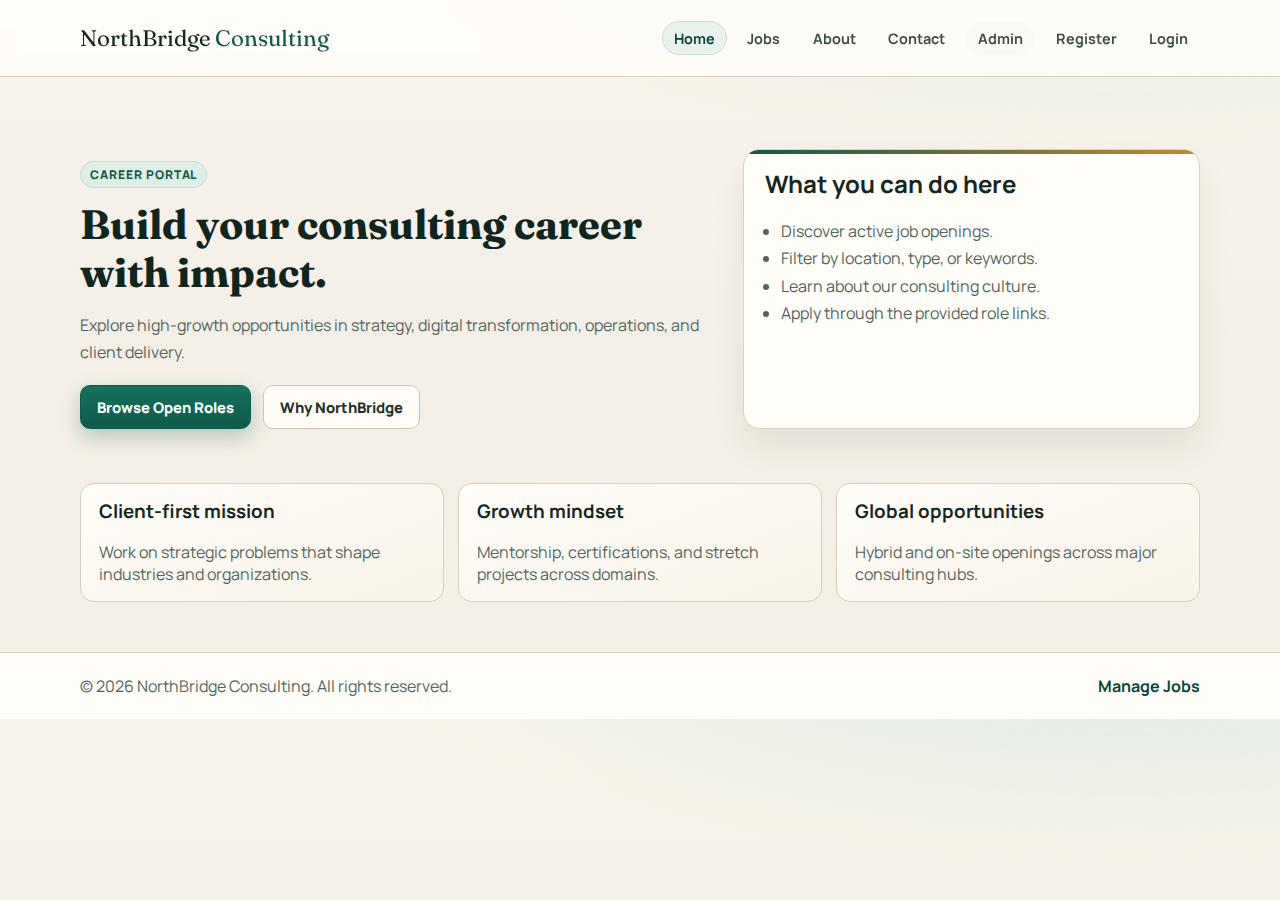
<file: index.html>
<!doctype html>
<html lang="en">
<head>
  <meta charset="UTF-8">
  <meta name="viewport" content="width=device-width, initial-scale=1.0">
  <title>NorthBridge Consulting Careers</title>
  <link rel="preconnect" href="https://fonts.googleapis.com">
  <link rel="preconnect" href="https://fonts.gstatic.com" crossorigin>
  <link href="https://fonts.googleapis.com/css2?family=Manrope:wght@400;600;700;800&family=Fraunces:opsz,wght@9..144,600;9..144,700&display=swap" rel="stylesheet">
  <link rel="stylesheet" href="assets/styles.css">
</head>
<body>
  <header class="site-header">
    <div class="container nav-wrap">
      <a href="index.html" class="brand">NorthBridge<span>Consulting</span></a>
      <nav class="nav">
        <a href="index.html" class="active">Home</a>
        <a href="jobs.html">Jobs</a>
        <a href="about.html">About</a>
        <a href="contact.html">Contact</a>
        <a href="admin.html" class="admin-link">Admin</a>
        <a href="register.html" id="registerNav">Register</a>
        <a href="login.html" id="loginNav">Login</a>
        <button id="logoutBtn" class="nav-logout hidden" type="button">Logout</button>
        <span id="authStatus" class="auth-pill hidden"></span>
      </nav>
    </div>
  </header>

  <main>
    <section class="hero">
      <div class="container hero-grid">
        <div>
          <p class="eyebrow">Career Portal</p>
          <h1>Build your consulting career with impact.</h1>
          <p class="lead">
            Explore high-growth opportunities in strategy, digital transformation,
            operations, and client delivery.
          </p>
          <div class="cta-row">
            <a class="btn btn-primary" href="jobs.html">Browse Open Roles</a>
            <a class="btn btn-light" href="about.html">Why NorthBridge</a>
          </div>
        </div>
        <aside class="hero-card">
          <h2>What you can do here</h2>
          <ul>
            <li>Discover active job openings.</li>
            <li>Filter by location, type, or keywords.</li>
            <li>Learn about our consulting culture.</li>
            <li>Apply through the provided role links.</li>
          </ul>
        </aside>
      </div>
    </section>

    <section class="feature-band">
      <div class="container feature-grid">
        <article>
          <h3>Client-first mission</h3>
          <p>Work on strategic problems that shape industries and organizations.</p>
        </article>
        <article>
          <h3>Growth mindset</h3>
          <p>Mentorship, certifications, and stretch projects across domains.</p>
        </article>
        <article>
          <h3>Global opportunities</h3>
          <p>Hybrid and on-site openings across major consulting hubs.</p>
        </article>
      </div>
    </section>
  </main>

  <footer class="site-footer">
    <div class="container footer-wrap">
      <p>&copy; <span id="year"></span> NorthBridge Consulting. All rights reserved.</p>
      <a href="admin.html">Manage Jobs</a>
    </div>
  </footer>

  <script src="scripts/app.js"></script>
</body>
</html>
</file>
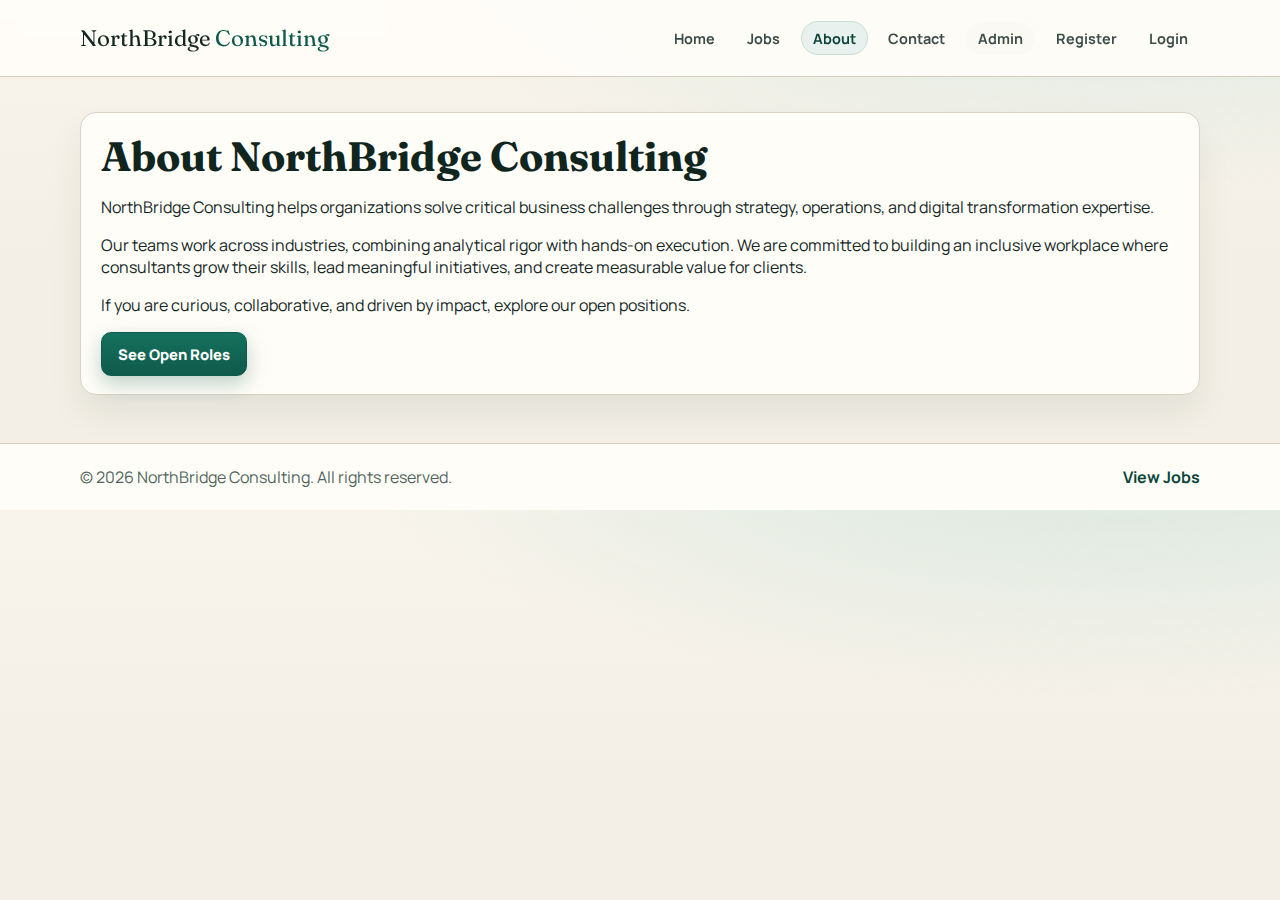
<file: about.html>
<!doctype html>
<html lang="en">
<head>
  <meta charset="UTF-8">
  <meta name="viewport" content="width=device-width, initial-scale=1.0">
  <title>About | NorthBridge Consulting Careers</title>
  <link rel="preconnect" href="https://fonts.googleapis.com">
  <link rel="preconnect" href="https://fonts.gstatic.com" crossorigin>
  <link href="https://fonts.googleapis.com/css2?family=Manrope:wght@400;600;700;800&family=Fraunces:opsz,wght@9..144,600;9..144,700&display=swap" rel="stylesheet">
  <link rel="stylesheet" href="assets/styles.css">
</head>
<body>
  <header class="site-header">
    <div class="container nav-wrap">
      <a href="index.html" class="brand">NorthBridge<span>Consulting</span></a>
      <nav class="nav">
        <a href="index.html">Home</a>
        <a href="jobs.html">Jobs</a>
        <a href="about.html" class="active">About</a>
        <a href="contact.html">Contact</a>
        <a href="admin.html" class="admin-link">Admin</a>
        <a href="register.html" id="registerNav">Register</a>
        <a href="login.html" id="loginNav">Login</a>
        <button id="logoutBtn" class="nav-logout hidden" type="button">Logout</button>
        <span id="authStatus" class="auth-pill hidden"></span>
      </nav>
    </div>
  </header>

  <main class="page-main">
    <section class="container text-page">
      <h1>About NorthBridge Consulting</h1>
      <p>
        NorthBridge Consulting helps organizations solve critical business challenges through
        strategy, operations, and digital transformation expertise.
      </p>
      <p>
        Our teams work across industries, combining analytical rigor with hands-on execution.
        We are committed to building an inclusive workplace where consultants grow their skills,
        lead meaningful initiatives, and create measurable value for clients.
      </p>
      <p>
        If you are curious, collaborative, and driven by impact, explore our open positions.
      </p>
      <a class="btn btn-primary" href="jobs.html">See Open Roles</a>
    </section>
  </main>

  <footer class="site-footer">
    <div class="container footer-wrap">
      <p>&copy; <span id="year"></span> NorthBridge Consulting. All rights reserved.</p>
      <a href="jobs.html">View Jobs</a>
    </div>
  </footer>

  <script src="scripts/app.js"></script>
</body>
</html>
</file>
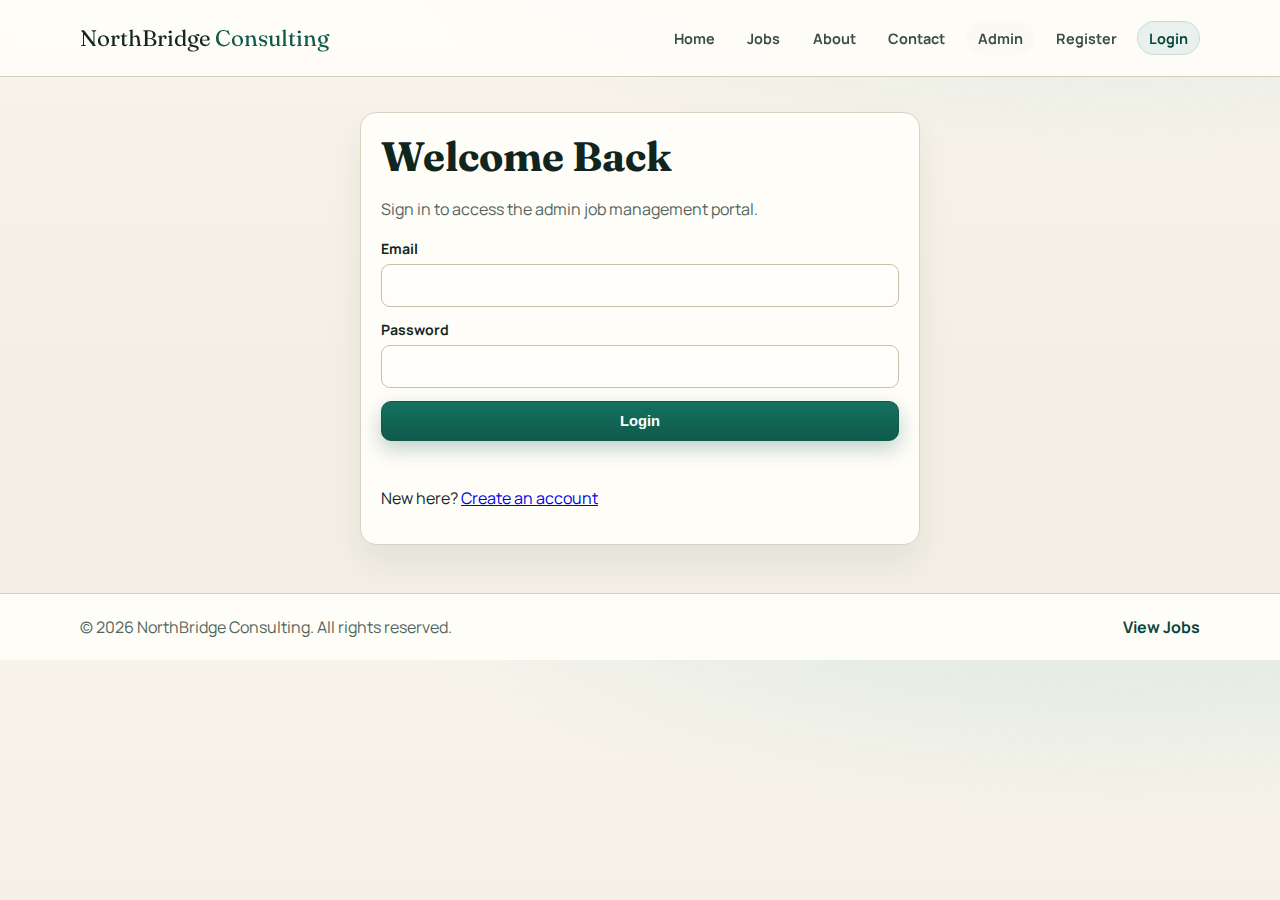
<file: admin.html>
<!doctype html>
<html lang="en">
<head>
  <meta charset="UTF-8">
  <meta name="viewport" content="width=device-width, initial-scale=1.0">
  <title>Admin | NorthBridge Consulting Careers</title>
  <link rel="preconnect" href="https://fonts.googleapis.com">
  <link rel="preconnect" href="https://fonts.gstatic.com" crossorigin>
  <link href="https://fonts.googleapis.com/css2?family=Manrope:wght@400;600;700;800&family=Fraunces:opsz,wght@9..144,600;9..144,700&display=swap" rel="stylesheet">
  <link rel="stylesheet" href="assets/styles.css">
</head>
<body>
  <header class="site-header">
    <div class="container nav-wrap">
      <a href="index.html" class="brand">NorthBridge<span>Consulting</span></a>
      <nav class="nav">
        <a href="index.html">Home</a>
        <a href="jobs.html">Jobs</a>
        <a href="about.html">About</a>
        <a href="contact.html">Contact</a>
        <a href="admin.html" class="active admin-link">Admin</a>
        <a href="register.html" id="registerNav">Register</a>
        <a href="login.html" id="loginNav">Login</a>
        <button id="logoutBtn" class="nav-logout hidden" type="button">Logout</button>
        <span id="authStatus" class="auth-pill hidden"></span>
      </nav>
    </div>
  </header>

  <main class="page-main">
    <section class="container admin-grid">
      <article class="panel">
        <h1>Post a Job</h1>
        <form id="jobForm" class="job-form">
          <input type="hidden" id="jobId">
          <label>Job Title
            <input type="text" id="title" required>
          </label>
          <label>Department
            <input type="text" id="department" required>
          </label>
          <label>Location
            <input type="text" id="location" required>
          </label>
          <label>Job Type
            <select id="type" required>
              <option value="Full-time">Full-time</option>
              <option value="Part-time">Part-time</option>
              <option value="Contract">Contract</option>
              <option value="Internship">Internship</option>
            </select>
          </label>
          <label>Summary
            <textarea id="summary" rows="4" required></textarea>
          </label>
          <label>Apply URL
            <input type="url" id="applyUrl" placeholder="https://example.com/apply" required>
          </label>
          <div class="button-row">
            <button type="submit" class="btn btn-primary">Save Job</button>
            <button type="button" id="cancelEdit" class="btn btn-light hidden">Cancel Edit</button>
          </div>
          <p id="formStatus" class="status-text" aria-live="polite"></p>
        </form>
      </article>

      <article class="panel">
        <h2>Current Listings</h2>
        <div id="adminJobList" class="admin-job-list"></div>
      </article>
    </section>
  </main>

  <footer class="site-footer">
    <div class="container footer-wrap">
      <p>&copy; <span id="year"></span> NorthBridge Consulting. All rights reserved.</p>
      <a href="jobs.html">View Public Jobs</a>
    </div>
  </footer>

  <script src="scripts/app.js"></script>
</body>
</html>
</file>
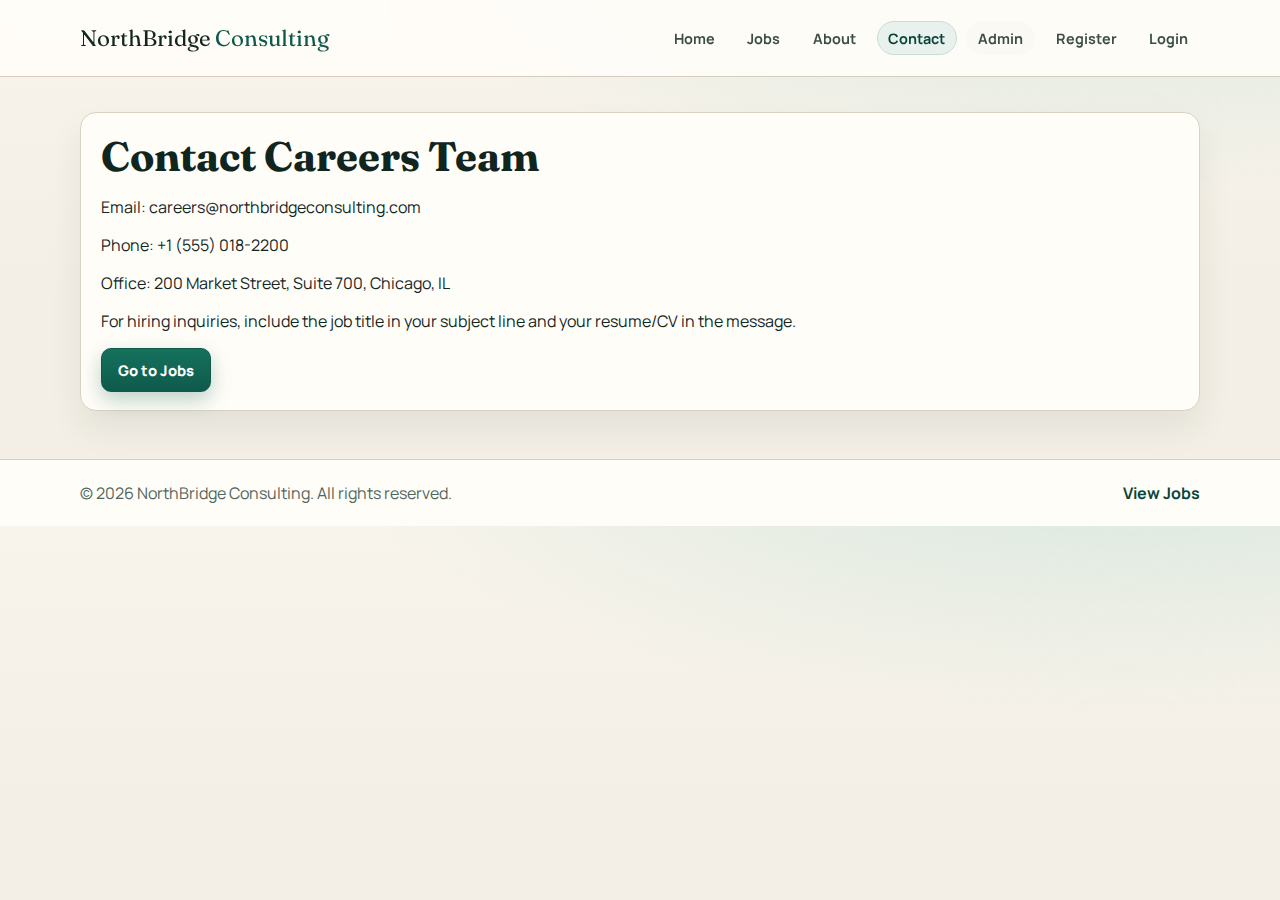
<file: contact.html>
<!doctype html>
<html lang="en">
<head>
  <meta charset="UTF-8">
  <meta name="viewport" content="width=device-width, initial-scale=1.0">
  <title>Contact | NorthBridge Consulting Careers</title>
  <link rel="preconnect" href="https://fonts.googleapis.com">
  <link rel="preconnect" href="https://fonts.gstatic.com" crossorigin>
  <link href="https://fonts.googleapis.com/css2?family=Manrope:wght@400;600;700;800&family=Fraunces:opsz,wght@9..144,600;9..144,700&display=swap" rel="stylesheet">
  <link rel="stylesheet" href="assets/styles.css">
</head>
<body>
  <header class="site-header">
    <div class="container nav-wrap">
      <a href="index.html" class="brand">NorthBridge<span>Consulting</span></a>
      <nav class="nav">
        <a href="index.html">Home</a>
        <a href="jobs.html">Jobs</a>
        <a href="about.html">About</a>
        <a href="contact.html" class="active">Contact</a>
        <a href="admin.html" class="admin-link">Admin</a>
        <a href="register.html" id="registerNav">Register</a>
        <a href="login.html" id="loginNav">Login</a>
        <button id="logoutBtn" class="nav-logout hidden" type="button">Logout</button>
        <span id="authStatus" class="auth-pill hidden"></span>
      </nav>
    </div>
  </header>

  <main class="page-main">
    <section class="container text-page">
      <h1>Contact Careers Team</h1>
      <p>Email: careers@northbridgeconsulting.com</p>
      <p>Phone: +1 (555) 018-2200</p>
      <p>Office: 200 Market Street, Suite 700, Chicago, IL</p>
      <p>
        For hiring inquiries, include the job title in your subject line and your
        resume/CV in the message.
      </p>
      <a class="btn btn-primary" href="jobs.html">Go to Jobs</a>
    </section>
  </main>

  <footer class="site-footer">
    <div class="container footer-wrap">
      <p>&copy; <span id="year"></span> NorthBridge Consulting. All rights reserved.</p>
      <a href="jobs.html">View Jobs</a>
    </div>
  </footer>

  <script src="scripts/app.js"></script>
</body>
</html>
</file>
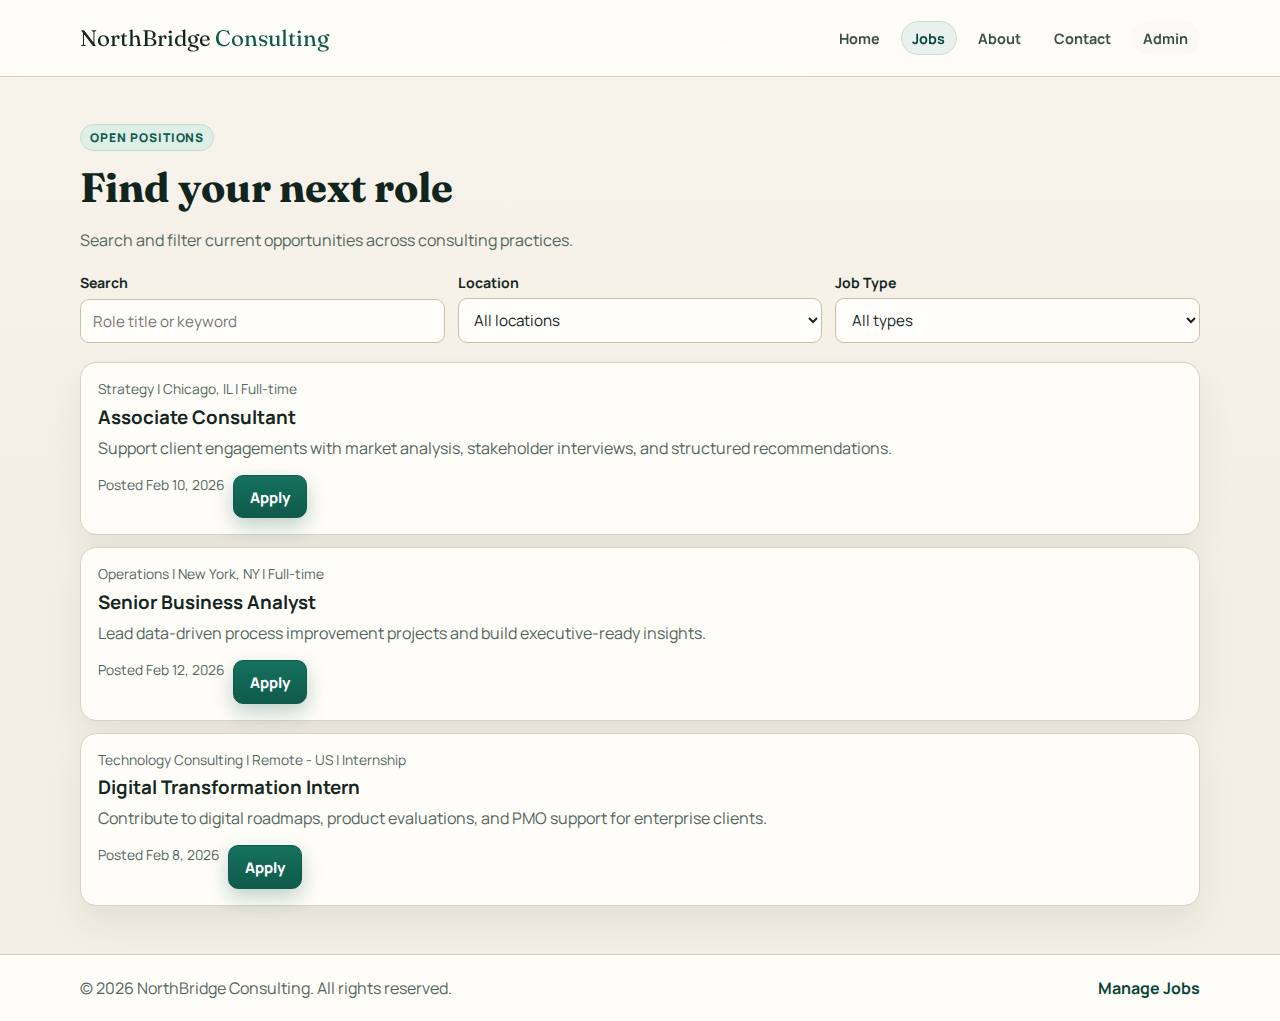
<file: jobs.html>
<!doctype html>
<html lang="en">
<head>
  <meta charset="UTF-8">
  <meta name="viewport" content="width=device-width, initial-scale=1.0">
  <title>Open Jobs | NorthBridge Consulting</title>
  <link rel="preconnect" href="https://fonts.googleapis.com">
  <link rel="preconnect" href="https://fonts.gstatic.com" crossorigin>
  <link href="https://fonts.googleapis.com/css2?family=Manrope:wght@400;600;700;800&family=Fraunces:opsz,wght@9..144,600;9..144,700&display=swap" rel="stylesheet">
  <link rel="stylesheet" href="assets/styles.css">
</head>
<body>
  <header class="site-header">
    <div class="container nav-wrap">
      <a href="index.html" class="brand">NorthBridge<span>Consulting</span></a>
      <nav class="nav">
        <a href="index.html">Home</a>
        <a href="jobs.html" class="active">Jobs</a>
        <a href="about.html">About</a>
        <a href="contact.html">Contact</a>
        <a href="admin.html" class="admin-link">Admin</a>
      </nav>
    </div>
  </header>

  <main class="page-main">
    <section class="container">
      <div class="page-head">
        <p class="eyebrow">Open Positions</p>
        <h1>Find your next role</h1>
        <p class="lead">Search and filter current opportunities across consulting practices.</p>
      </div>

      <div class="filters">
        <label>
          Search
          <input id="searchInput" type="text" placeholder="Role title or keyword">
        </label>
        <label>
          Location
          <select id="locationFilter">
            <option value="">All locations</option>
          </select>
        </label>
        <label>
          Job Type
          <select id="typeFilter">
            <option value="">All types</option>
            <option value="Full-time">Full-time</option>
            <option value="Part-time">Part-time</option>
            <option value="Contract">Contract</option>
            <option value="Internship">Internship</option>
          </select>
        </label>
      </div>

      <section id="jobList" class="job-list" aria-live="polite"></section>
    </section>
  </main>

  <footer class="site-footer">
    <div class="container footer-wrap">
      <p>&copy; <span id="year"></span> NorthBridge Consulting. All rights reserved.</p>
      <a href="admin.html">Manage Jobs</a>
    </div>
  </footer>

  <script src="scripts/app.js"></script>
</body>
</html>
</file>
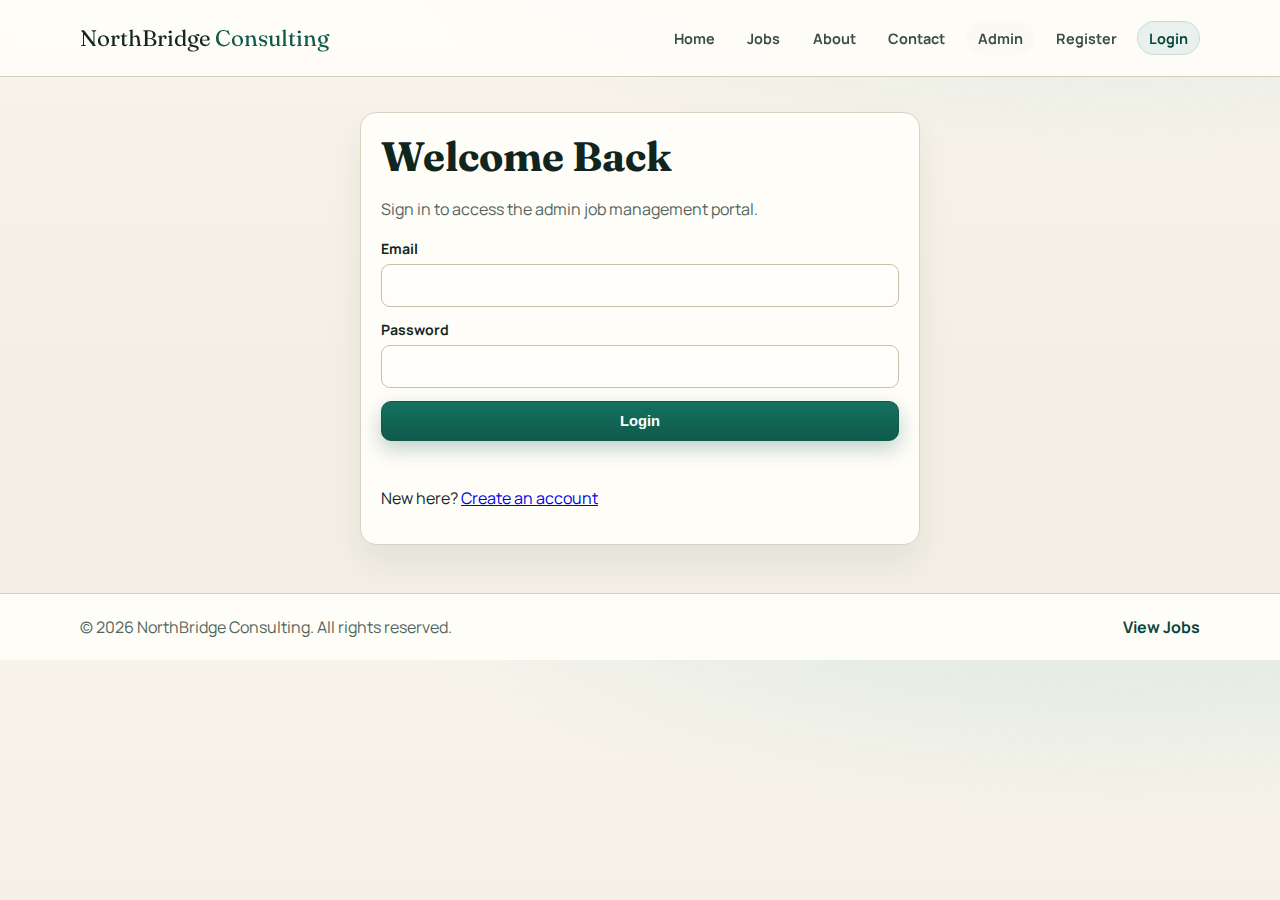
<file: login.html>
<!doctype html>
<html lang="en">
<head>
  <meta charset="UTF-8">
  <meta name="viewport" content="width=device-width, initial-scale=1.0">
  <title>Login | NorthBridge Consulting Careers</title>
  <link rel="preconnect" href="https://fonts.googleapis.com">
  <link rel="preconnect" href="https://fonts.gstatic.com" crossorigin>
  <link href="https://fonts.googleapis.com/css2?family=Manrope:wght@400;600;700;800&family=Fraunces:opsz,wght@9..144,600;9..144,700&display=swap" rel="stylesheet">
  <link rel="stylesheet" href="assets/styles.css">
</head>
<body>
  <header class="site-header">
    <div class="container nav-wrap">
      <a href="index.html" class="brand">NorthBridge<span>Consulting</span></a>
      <nav class="nav">
        <a href="index.html">Home</a>
        <a href="jobs.html">Jobs</a>
        <a href="about.html">About</a>
        <a href="contact.html">Contact</a>
        <a href="admin.html" class="admin-link">Admin</a>
        <a href="register.html" id="registerNav">Register</a>
        <a href="login.html" class="active" id="loginNav">Login</a>
        <button id="logoutBtn" class="nav-logout hidden" type="button">Logout</button>
        <span id="authStatus" class="auth-pill hidden"></span>
      </nav>
    </div>
  </header>

  <main class="page-main">
    <section class="container auth-wrap">
      <article class="auth-card">
        <h1>Welcome Back</h1>
        <p class="lead">Sign in to access the admin job management portal.</p>
        <form id="loginForm" class="job-form">
          <label>Email
            <input id="loginEmail" type="email" required>
          </label>
          <label>Password
            <input id="loginPassword" type="password" required>
          </label>
          <button class="btn btn-primary" type="submit">Login</button>
          <p id="loginStatus" class="status-text" aria-live="polite"></p>
        </form>
        <p>New here? <a href="register.html">Create an account</a></p>
      </article>
    </section>
  </main>

  <footer class="site-footer">
    <div class="container footer-wrap">
      <p>&copy; <span id="year"></span> NorthBridge Consulting. All rights reserved.</p>
      <a href="jobs.html">View Jobs</a>
    </div>
  </footer>

  <script src="scripts/app.js"></script>
</body>
</html>
</file>
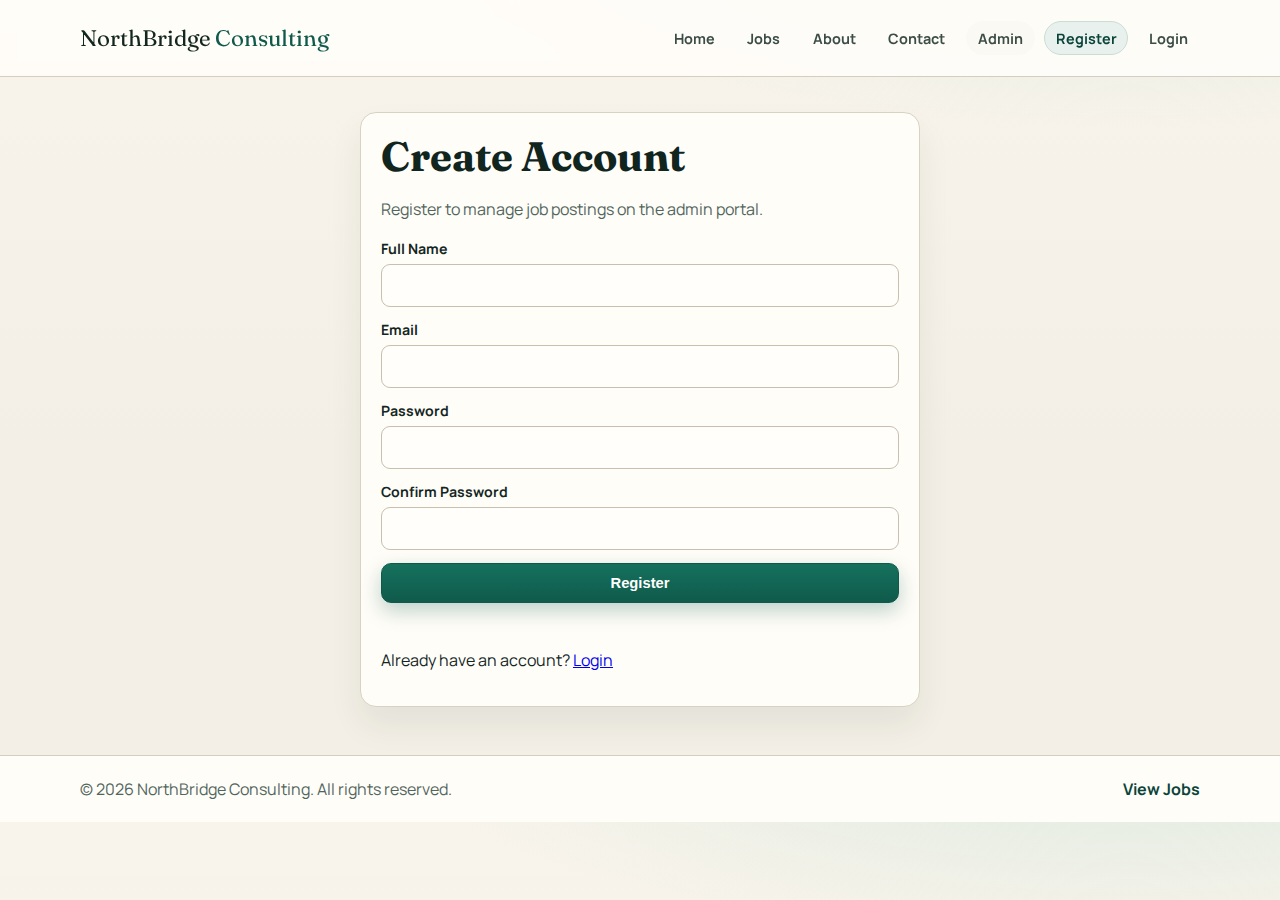
<file: register.html>
<!doctype html>
<html lang="en">
<head>
  <meta charset="UTF-8">
  <meta name="viewport" content="width=device-width, initial-scale=1.0">
  <title>Register | NorthBridge Consulting Careers</title>
  <link rel="preconnect" href="https://fonts.googleapis.com">
  <link rel="preconnect" href="https://fonts.gstatic.com" crossorigin>
  <link href="https://fonts.googleapis.com/css2?family=Manrope:wght@400;600;700;800&family=Fraunces:opsz,wght@9..144,600;9..144,700&display=swap" rel="stylesheet">
  <link rel="stylesheet" href="assets/styles.css">
</head>
<body>
  <header class="site-header">
    <div class="container nav-wrap">
      <a href="index.html" class="brand">NorthBridge<span>Consulting</span></a>
      <nav class="nav">
        <a href="index.html">Home</a>
        <a href="jobs.html">Jobs</a>
        <a href="about.html">About</a>
        <a href="contact.html">Contact</a>
        <a href="admin.html" class="admin-link">Admin</a>
        <a href="register.html" class="active" id="registerNav">Register</a>
        <a href="login.html" id="loginNav">Login</a>
        <button id="logoutBtn" class="nav-logout hidden" type="button">Logout</button>
        <span id="authStatus" class="auth-pill hidden"></span>
      </nav>
    </div>
  </header>

  <main class="page-main">
    <section class="container auth-wrap">
      <article class="auth-card">
        <h1>Create Account</h1>
        <p class="lead">Register to manage job postings on the admin portal.</p>
        <form id="registerForm" class="job-form">
          <label>Full Name
            <input id="regName" type="text" required>
          </label>
          <label>Email
            <input id="regEmail" type="email" required>
          </label>
          <label>Password
            <input id="regPassword" type="password" minlength="6" required>
          </label>
          <label>Confirm Password
            <input id="regConfirmPassword" type="password" minlength="6" required>
          </label>
          <button class="btn btn-primary" type="submit">Register</button>
          <p id="registerStatus" class="status-text" aria-live="polite"></p>
        </form>
        <p>Already have an account? <a href="login.html">Login</a></p>
      </article>
    </section>
  </main>

  <footer class="site-footer">
    <div class="container footer-wrap">
      <p>&copy; <span id="year"></span> NorthBridge Consulting. All rights reserved.</p>
      <a href="jobs.html">View Jobs</a>
    </div>
  </footer>

  <script src="scripts/app.js"></script>
</body>
</html>
</file>
<file: assets/styles.css>
:root {
  --bg: #f3efe6;
  --paper: #fffdf8;
  --ink: #13261f;
  --muted: #51655d;
  --brand: #0f5a4b;
  --brand-strong: #0a4439;
  --accent: #c28a2d;
  --line: #d9d2c3;
  --danger: #9b2f22;
  --ok: #0f6d45;
}

* {
  box-sizing: border-box;
}

html,
body {
  margin: 0;
  padding: 0;
}

body {
  font-family: "Manrope", sans-serif;
  color: var(--ink);
  background:
    radial-gradient(1400px 500px at 88% -20%, #d7e7de 5%, transparent 58%),
    linear-gradient(180deg, #f8f4eb 0%, var(--bg) 55%);
}

.container {
  width: min(1120px, 92%);
  margin: 0 auto;
}

.site-header {
  position: sticky;
  top: 0;
  z-index: 40;
  background: rgba(255, 253, 248, 0.92);
  border-bottom: 1px solid #d5cec0;
  backdrop-filter: blur(7px);
}

.nav-wrap {
  min-height: 76px;
  display: flex;
  align-items: center;
  justify-content: space-between;
  gap: 1rem;
}

.brand {
  text-decoration: none;
  color: var(--ink);
  font-size: 1.4rem;
  font-family: "Fraunces", serif;
}

.brand span {
  color: var(--brand);
  margin-left: 0.25rem;
}

.nav {
  display: flex;
  align-items: center;
  flex-wrap: wrap;
  gap: 0.55rem;
}

.nav a {
  text-decoration: none;
  color: #3c4d47;
  font-weight: 700;
  font-size: 0.9rem;
  padding: 0.42rem 0.68rem;
  border-radius: 999px;
  border: 1px solid transparent;
  transition: all 160ms ease;
}

.nav a:hover,
.nav a.active {
  color: var(--brand-strong);
  background: #e8f1ed;
  border-color: #c9ddd5;
}

.admin-link {
  border-color: #c8cec4;
  background: #fbf9f4;
}

.nav-logout {
  border: 1px solid #c8cec4;
  background: #fffdf8;
  color: #3c4d47;
  font-weight: 700;
  font-size: 0.9rem;
  padding: 0.42rem 0.68rem;
  border-radius: 999px;
  cursor: pointer;
}

.nav-logout:hover {
  background: #e8f1ed;
  color: var(--brand-strong);
}

.auth-pill {
  display: inline-flex;
  align-items: center;
  border: 1px solid #ccdbc7;
  background: #eff7f2;
  color: #245d4e;
  border-radius: 999px;
  padding: 0.26rem 0.62rem;
  font-size: 0.78rem;
  font-weight: 700;
}

.hero {
  padding: 4.5rem 0 3.4rem;
}

.hero-grid {
  display: grid;
  grid-template-columns: 1.2fr 0.85fr;
  gap: 1.15rem;
}

.eyebrow {
  display: inline-block;
  font-size: 0.75rem;
  font-weight: 800;
  letter-spacing: 0.08em;
  text-transform: uppercase;
  color: var(--brand);
  background: #deefe8;
  border: 1px solid #c3dcd2;
  border-radius: 999px;
  padding: 0.24rem 0.56rem;
}

h1,
h2,
h3 {
  margin-top: 0;
  line-height: 1.18;
}

h1 {
  margin-bottom: 0.8rem;
  font-family: "Fraunces", serif;
  font-size: clamp(2rem, 3.2vw, 3.2rem);
  color: #11251f;
}

.lead {
  color: var(--muted);
  line-height: 1.65;
  max-width: 64ch;
}

.hero-card,
.panel,
.job-card,
.text-page,
.auth-card {
  background: var(--paper);
  border: 1px solid var(--line);
  border-radius: 16px;
  box-shadow: 0 18px 34px rgba(19, 38, 31, 0.07);
}

.hero-card {
  padding: 1.25rem 1.3rem;
  position: relative;
  overflow: hidden;
}

.hero-card::before {
  content: "";
  position: absolute;
  inset: 0 auto auto 0;
  width: 100%;
  height: 4px;
  background: linear-gradient(90deg, var(--brand), var(--accent));
}

.hero-card ul {
  margin: 0;
  padding-left: 1rem;
  color: var(--muted);
  line-height: 1.7;
}

.cta-row {
  margin-top: 1.25rem;
  display: flex;
  flex-wrap: wrap;
  gap: 0.72rem;
}

.btn {
  border-radius: 10px;
  border: 1px solid #cdc5b6;
  padding: 0.68rem 1rem;
  font-size: 0.92rem;
  font-weight: 800;
  text-decoration: none;
  cursor: pointer;
  display: inline-flex;
  align-items: center;
  justify-content: center;
  transition: transform 140ms ease, box-shadow 140ms ease, background-color 140ms ease;
}

.btn:hover {
  transform: translateY(-1px);
}

.btn-primary {
  border-color: var(--brand);
  background: linear-gradient(180deg, #15715d 0%, var(--brand) 100%);
  color: #fff;
  box-shadow: 0 8px 20px rgba(15, 90, 75, 0.27);
}

.btn-primary:hover {
  background: linear-gradient(180deg, #136653 0%, var(--brand-strong) 100%);
}

.btn-light {
  background: #fffdf8;
  color: #1f312b;
}

.feature-band {
  padding: 0 0 3.15rem;
}

.feature-grid {
  display: grid;
  grid-template-columns: repeat(3, 1fr);
  gap: 0.9rem;
}

.feature-grid article {
  border: 1px solid #d8cfbd;
  background: linear-gradient(160deg, #fffdf9 0%, #f8f3e8 100%);
  border-radius: 14px;
  padding: 1rem 1.1rem;
}

.feature-grid p {
  color: var(--muted);
  margin-bottom: 0;
}

.page-main {
  padding: 2.2rem 0 3rem;
}

.page-head {
  margin-bottom: 1.2rem;
}

.filters {
  display: grid;
  grid-template-columns: repeat(3, minmax(0, 1fr));
  gap: 0.8rem;
  margin-bottom: 1.2rem;
}

label {
  display: grid;
  gap: 0.4rem;
  font-size: 0.88rem;
  font-weight: 700;
}

input,
select,
textarea {
  width: 100%;
  border-radius: 9px;
  border: 1px solid #c9bfad;
  background: #fffefb;
  color: #13261f;
  font-family: inherit;
  font-size: 0.95rem;
  padding: 0.62rem 0.72rem;
}

input:focus,
select:focus,
textarea:focus {
  outline: 2px solid #bed7cd;
  border-color: #76a291;
}

.job-list,
.admin-job-list {
  display: grid;
  gap: 0.75rem;
}

.job-card {
  padding: 1rem 1.05rem;
  animation: fadeUp 220ms ease both;
}

.job-meta {
  margin-bottom: 0.48rem;
  color: var(--muted);
  font-size: 0.86rem;
}

.job-card h3 {
  margin-bottom: 0.55rem;
}

.job-card p {
  color: var(--muted);
  margin-top: 0;
}

.admin-grid {
  display: grid;
  grid-template-columns: 1fr 1fr;
  gap: 0.95rem;
}

.panel {
  padding: 1.02rem 1.08rem;
}

.job-form {
  display: grid;
  gap: 0.8rem;
}

.button-row {
  display: flex;
  gap: 0.65rem;
  flex-wrap: wrap;
}

.status-text {
  margin: 0;
  min-height: 1.1rem;
  color: var(--ok);
  font-weight: 700;
}

.status-text.error {
  color: var(--danger);
}

.admin-item {
  border: 1px solid var(--line);
  border-radius: 12px;
  background: #fffefb;
  padding: 0.85rem;
}

.admin-item h3 {
  margin-bottom: 0.4rem;
}

.item-row {
  display: flex;
  gap: 0.5rem;
  flex-wrap: wrap;
}

.warn {
  color: var(--danger);
}

.text-page {
  padding: 1.15rem 1.25rem;
}

.auth-wrap {
  display: grid;
  place-items: center;
}

.auth-card {
  width: min(560px, 100%);
  padding: 1.18rem 1.25rem;
}

.site-footer {
  border-top: 1px solid #d5cec0;
  background: #fffdf8;
}

.footer-wrap {
  min-height: 66px;
  display: flex;
  align-items: center;
  justify-content: space-between;
  gap: 0.9rem;
}

.footer-wrap p {
  margin: 0;
  color: var(--muted);
}

.footer-wrap a {
  text-decoration: none;
  color: var(--brand-strong);
  font-weight: 700;
}

.empty {
  text-align: center;
  border: 1px dashed #cabfae;
  border-radius: 12px;
  background: #fffdf8;
  color: var(--muted);
  padding: 1.2rem;
}

.hidden {
  display: none;
}

@keyframes fadeUp {
  from {
    opacity: 0;
    transform: translateY(8px);
  }
  to {
    opacity: 1;
    transform: translateY(0);
  }
}

@media (max-width: 920px) {
  .hero-grid,
  .feature-grid,
  .admin-grid {
    grid-template-columns: 1fr;
  }
}

@media (max-width: 760px) {
  .nav-wrap {
    padding: 0.45rem 0;
  }

  .filters {
    grid-template-columns: 1fr;
  }

  .footer-wrap {
    flex-direction: column;
    justify-content: center;
    text-align: center;
    padding: 0.7rem 0;
  }
}
</file>
